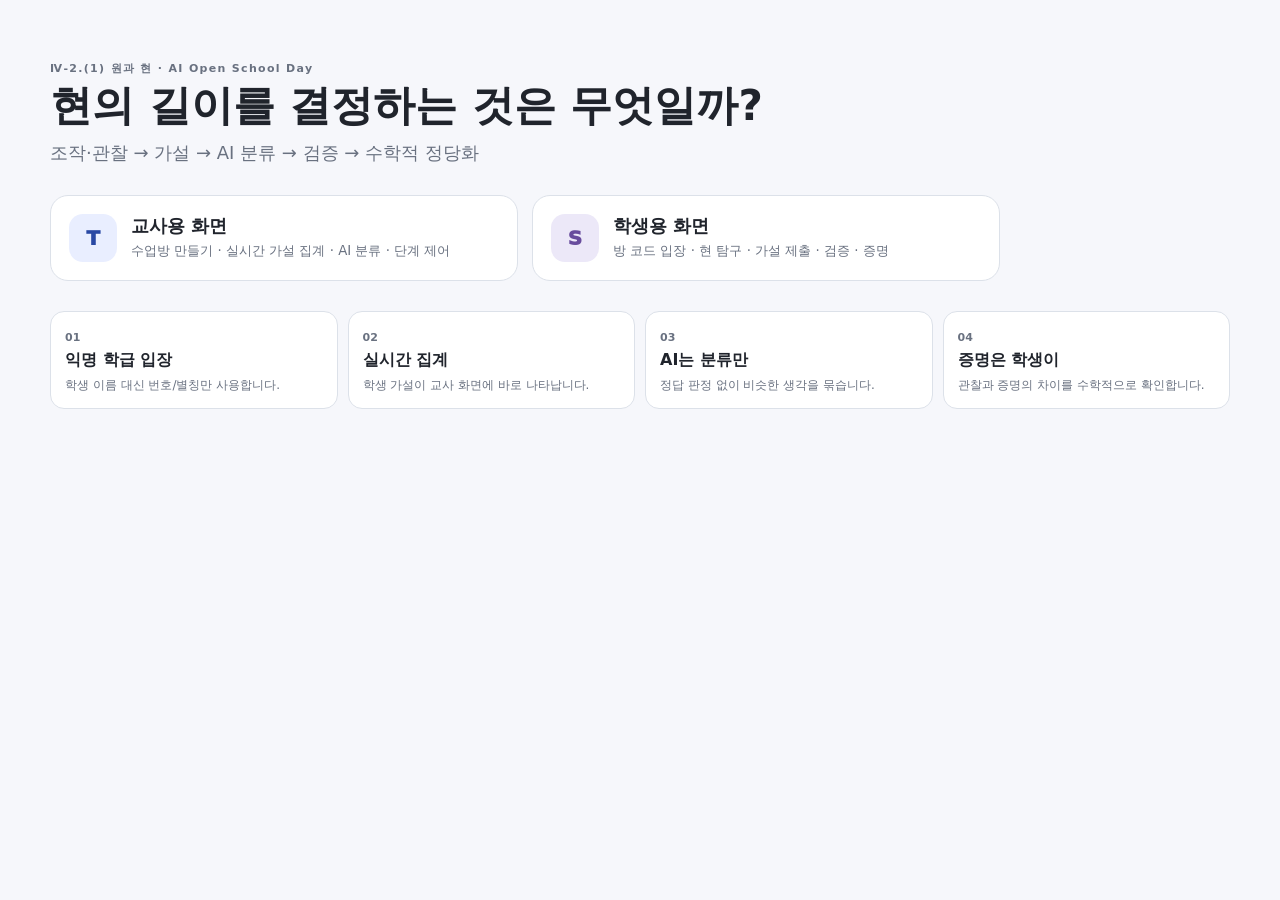
<file: index.html>
<!doctype html>
<html lang="ko">
<head>
  <meta charset="utf-8">
  <meta name="viewport" content="width=device-width, initial-scale=1">
  <meta name="description" content="중학교 3학년 원과 현 실시간 학급 탐구">
  <title>원의 현 탐구 | 실시간 학급 버전</title>
  <link rel="stylesheet" href="./style.css">
</head>
<body>
  <main class="landing-shell">
    <section class="landing-hero">
      <p class="eyebrow">Ⅳ-2.(1) 원과 현 · AI Open School Day</p>
      <h1>현의 길이를 결정하는 것은 무엇일까?</h1>
      <p class="lead">조작·관찰 → 가설 → AI 분류 → 검증 → 수학적 정당화</p>
      <div class="landing-actions">
        <a class="big-role teacher" href="./teacher.html">
          <span class="role-icon">T</span>
          <span><b>교사용 화면</b><small>수업방 만들기 · 실시간 가설 집계 · AI 분류 · 단계 제어</small></span>
        </a>
        <a class="big-role student" href="./student.html">
          <span class="role-icon">S</span>
          <span><b>학생용 화면</b><small>방 코드 입장 · 현 탐구 · 가설 제출 · 검증 · 증명</small></span>
        </a>
      </div>
    </section>

    <section class="landing-info">
      <article>
        <span>01</span>
        <b>익명 학급 입장</b>
        <p>학생 이름 대신 번호/별칭만 사용합니다.</p>
      </article>
      <article>
        <span>02</span>
        <b>실시간 집계</b>
        <p>학생 가설이 교사 화면에 바로 나타납니다.</p>
      </article>
      <article>
        <span>03</span>
        <b>AI는 분류만</b>
        <p>정답 판정 없이 비슷한 생각을 묶습니다.</p>
      </article>
      <article>
        <span>04</span>
        <b>증명은 학생이</b>
        <p>관찰과 증명의 차이를 수학적으로 확인합니다.</p>
      </article>
    </section>
  </main>
</body>
</html>
</file>
<file: style.css>
*{box-sizing:border-box}
:root{
  --bg:#f6f7fb;--card:#fff;--panel:#f1f3f7;--text:#20242c;--muted:#697180;
  --border:#dce1e9;--accent:#315bd6;--accent-soft:#e9eeff;--a:#2479bd;--b:#8859b5;
  --tok:#6452a2;--tok-soft:#f0edfa;--success:#1f7a4d;--success-soft:#e9f7ef;
  --warn:#8d6200;--warn-soft:#fff5d9;--danger:#a63d47;--danger-soft:#fdebed;
  font-family:Pretendard,"Noto Sans KR","Apple SD Gothic Neo",system-ui,sans-serif
}
html{background:var(--bg)}body{margin:0;background:var(--bg);color:var(--text)}
button,input,textarea,select{font:inherit}button,a{touch-action:manipulation}
a{color:inherit}.hidden{display:none!important}
.app-shell,.landing-shell{width:min(1180px,calc(100% - 28px));margin:auto;padding:24px 0 42px}
.topbar{display:flex;align-items:flex-start;justify-content:space-between;gap:20px;margin-bottom:18px}
.topbar.compact h1{font-size:clamp(23px,3.5vw,34px)}
h1{font-size:clamp(27px,4vw,42px);line-height:1.18;margin:0}h2{font-size:20px;margin:0}h3{margin:0}
.eyebrow,.section-kicker{font-size:11px;font-weight:900;letter-spacing:.12em;color:var(--muted);margin:5px 0}
.back-link{font-size:13px;color:var(--muted);text-decoration:none}
.badge,.mini-code{display:inline-flex;align-items:center;border:1px solid var(--border);border-radius:999px;padding:8px 11px;font-size:12px;font-weight:800;background:#fff}
.badge.success{color:var(--success);background:var(--success-soft)}.badge.warn{color:var(--warn);background:var(--warn-soft)}
.badge.neutral{color:var(--muted)}
.notice{border-radius:14px;padding:13px 15px;margin-bottom:16px;display:flex;gap:8px;flex-wrap:wrap}
.notice.warning{background:var(--warn-soft);color:var(--warn)}
.teacher-grid{display:grid;grid-template-columns:minmax(260px,.34fr) minmax(0,.66fr);gap:16px}
.side-stack{display:grid;gap:16px;align-content:start}.card{background:var(--card);border:1px solid var(--border);border-radius:18px;padding:18px}
.section-title-row{display:flex;align-items:flex-start;justify-content:space-between;gap:12px}
.field{display:block;margin-top:12px}.field span,.controls label span{display:block;font-size:13px;font-weight:700;margin-bottom:6px}
input[type=text],textarea,select{width:100%;border:1px solid var(--border);border-radius:11px;background:#fff;color:var(--text);padding:11px 12px;min-height:44px}
textarea{resize:vertical;line-height:1.55}.btn{border:1px solid var(--border);border-radius:11px;background:#fff;color:var(--text);padding:10px 14px;min-height:44px;text-decoration:none;display:inline-flex;align-items:center;justify-content:center;cursor:pointer;font-weight:750}
.btn.primary{background:var(--accent);border-color:var(--accent);color:#fff}.btn.ai{background:#252c3a;color:#fff;border-color:#252c3a}.btn.danger{background:var(--danger-soft);color:var(--danger);border-color:#f5cbd0}
.btn.evaluation{background:#24385f;color:#fff;border-color:#24385f}.btn.ghost{background:#fff}.btn.wide{width:100%}
.btn:disabled,.disabled-link{opacity:.48;cursor:not-allowed;pointer-events:none}
.button-row{display:flex;flex-wrap:wrap;gap:8px}.divider{height:1px;background:var(--border);margin:16px 0}
.room-code-label{text-align:center;color:var(--muted);font-size:12px;font-weight:800}.room-code{text-align:center;font-size:42px;font-weight:950;letter-spacing:.12em;margin:7px 0 12px}
.qr-box{display:grid;place-items:center;margin:8px auto 14px;min-height:166px}.qr-box img,.qr-box canvas{max-width:166px;height:auto}
.stats{display:flex;gap:8px}.stats div{background:var(--panel);border-radius:11px;padding:8px 13px;text-align:center}.stats span{display:block;color:var(--muted);font-size:11px}.stats b{font-size:22px}
.subheading{margin:18px 0 8px;font-size:14px}.phase-controls{display:grid;grid-template-columns:repeat(4,1fr);gap:7px}
.phase-btn{border:1px solid var(--border);border-radius:11px;background:#fff;min-height:48px;padding:8px;font-weight:800;cursor:pointer}
.phase-btn.is-active{background:var(--accent-soft);color:#2948a4;border-color:#8197e7}
.helper{font-size:13px;line-height:1.65;color:var(--muted);margin:8px 0 12px}
.live-grid{display:grid;grid-template-columns:repeat(2,minmax(0,1fr));gap:9px;margin-top:12px}.hyp-card{border:1px solid var(--border);border-radius:13px;padding:12px;background:#fff}.hyp-card .meta{color:var(--muted);font-size:11px;margin-bottom:5px}.hyp-card p{margin:0;line-height:1.5}
.empty-state{grid-column:1/-1;text-align:center;color:var(--muted);padding:28px;background:var(--panel);border-radius:13px}
.status{margin-top:10px;padding:11px 12px;border-radius:11px;background:var(--panel);font-size:13px}.status.success{background:var(--success-soft);color:var(--success)}.status.warn{background:var(--warn-soft);color:var(--warn)}
.cluster-output{background:var(--panel);border-radius:14px;padding:14px;margin-top:12px}.cluster-group{border-left:4px solid #c07b28;padding:2px 0 2px 12px;margin:13px 0}.cluster-group h4{margin:0 0 6px}.cluster-group ul{margin:0;padding-left:19px}.cluster-group li{margin:5px 0;line-height:1.5}.cluster-count{font-size:11px;color:var(--muted);font-weight:700}
.tok-card{background:var(--tok-soft);border-left:5px solid var(--tok);border-radius:14px;padding:14px 16px}.tok-card.nested{margin-top:16px}.tok-tag{font-size:11px;font-weight:900;letter-spacing:.11em;color:var(--tok);margin-bottom:5px}.tok-card p{margin:0;line-height:1.65}
.toast{position:fixed;left:50%;bottom:24px;transform:translateX(-50%);background:#222a38;color:#fff;border-radius:12px;padding:11px 15px;font-size:13px;z-index:50;max-width:min(480px,calc(100% - 28px))}
.class-banner{display:flex;align-items:center;justify-content:space-between;gap:12px;background:#20293b;color:#fff;border-radius:16px;padding:12px 15px;margin-bottom:16px;font-size:13px}.class-banner>div{display:flex;gap:8px;align-items:center;flex-wrap:wrap}.class-banner .mini-code{background:rgba(255,255,255,.12);border-color:rgba(255,255,255,.2);color:#fff;padding:5px 9px}
.join-card{width:min(640px,100%);margin:34px auto;background:#fff;border:1px solid var(--border);border-radius:20px;padding:22px}.join-fields{display:grid;grid-template-columns:1fr 1fr;gap:12px}.privacy-note{font-size:12px;color:var(--muted);text-align:center;margin:10px 0 0}
.two-col{display:grid;grid-template-columns:minmax(0,1.2fr) minmax(290px,.8fr);gap:16px}.hypothesis-layout{grid-template-columns:minmax(300px,.82fr) minmax(0,1.18fr)}.prove-layout{grid-template-columns:minmax(290px,.82fr) minmax(0,1.18fr)}
.svg-wrap{background:linear-gradient(180deg,#fcfdff,#f6f8fb);border:1px solid var(--border);border-radius:16px;margin:12px 0 16px;overflow:hidden}svg{display:block;width:100%;height:auto;touch-action:none}
.circle-outline{fill:none;stroke:#bbc3cf;stroke-width:3}.center-dot{fill:var(--text)}.svg-label{font-size:16px;font-weight:800;fill:var(--text)}.svg-note{font-size:14px;fill:var(--muted)}.svg-note.strong{font-weight:800;fill:var(--text)}
.chord{stroke-width:8;stroke-linecap:round;cursor:grab;outline:none}.chord:active{cursor:grabbing}.chord-a{stroke:var(--a)}.chord-b{stroke:var(--b)}.chord-a-fill{fill:var(--a)}.chord-b-fill{fill:var(--b)}.drag-handle{stroke:#fff;stroke-width:4;cursor:grab}.perp-line{stroke:#758196;stroke-width:2;stroke-dasharray:6 5}.perp-line.a{stroke:var(--a)}.perp-line.b{stroke:var(--b)}
.controls{display:grid;gap:12px}.controls.two{grid-template-columns:1fr 1fr}input[type=range]{width:100%;accent-color:var(--accent)}
fieldset{border:1px solid var(--border);border-radius:13px;padding:11px;min-width:0}legend{padding:0 6px;font-weight:800}
.metrics{display:grid;gap:8px;margin-top:12px}.metrics.three{grid-template-columns:repeat(3,1fr)}.metrics.two{grid-template-columns:repeat(2,1fr)}.metric{background:var(--panel);padding:11px;border-radius:12px}.metric span{display:block;color:var(--muted);font-size:11px}.metric strong{display:block;margin-top:3px;font-size:19px;line-height:1.35}.metric.a{border-top:4px solid var(--a)}.metric.b{border-top:4px solid var(--b)}
.table-wrap{overflow-x:auto}table{width:100%;border-collapse:collapse;font-size:13px}th,td{padding:9px;border-bottom:1px solid var(--border);text-align:center}th{color:var(--muted);font-size:11px}
.relationship{margin-top:11px;border:1px solid var(--border);border-radius:11px;padding:11px;line-height:1.55;font-size:13px}.mission-buttons{display:grid;gap:8px;margin-top:12px}.mission-msg{margin-bottom:0}
.fact-box{background:var(--panel);border-radius:12px;padding:13px;font-size:13px;line-height:1.7;margin-top:12px}.fact-box ol{margin:7px 0 0;padding-left:20px}
.proof-step{display:grid;grid-template-columns:34px 1fr;gap:9px;border:1px solid var(--border);border-radius:13px;padding:12px;margin-top:11px}.proof-step p{margin:0 0 9px;line-height:1.55}.step-no{width:29px;height:29px;border-radius:50%;display:grid;place-items:center;background:var(--accent-soft);color:#2948a4;font-weight:900}.proof-arrow{text-align:center;color:var(--muted);font-size:18px}
.landing-shell{padding-top:56px}.landing-hero{max-width:950px}.lead{font-size:18px;color:var(--muted);margin:10px 0 30px}.landing-actions{display:grid;grid-template-columns:1fr 1fr;gap:14px}.big-role{text-decoration:none;background:#fff;border:1px solid var(--border);border-radius:18px;padding:18px;display:flex;gap:14px;align-items:center}.big-role:hover{border-color:#aab7dd}.role-icon{flex:0 0 48px;height:48px;border-radius:14px;display:grid;place-items:center;background:var(--accent-soft);font-size:20px;font-weight:950;color:#2948a4}.big-role.student .role-icon{background:#ece8f8;color:#684c9d}.big-role b{display:block;font-size:18px}.big-role small{display:block;color:var(--muted);line-height:1.45;margin-top:3px}.landing-info{display:grid;grid-template-columns:repeat(4,1fr);gap:10px;margin-top:30px}.landing-info article{background:#fff;border:1px solid var(--border);border-radius:14px;padding:14px}.landing-info span{font-size:11px;color:var(--muted);font-weight:900}.landing-info b{display:block;margin:5px 0}.landing-info p{font-size:12px;color:var(--muted);line-height:1.5;margin:0}
@media(max-width:900px){.teacher-grid,.two-col,.hypothesis-layout,.prove-layout{grid-template-columns:1fr}.phase-controls{grid-template-columns:1fr 1fr}.landing-info{grid-template-columns:1fr 1fr}}
@media(max-width:600px){.app-shell,.landing-shell{width:min(100% - 18px,1180px);padding-top:14px}.topbar{flex-direction:column}.join-fields,.landing-actions,.landing-info,.controls.two,.metrics.three,.metrics.two{grid-template-columns:1fr}.live-grid{grid-template-columns:1fr}.section-title-row{flex-direction:column}.class-banner{align-items:flex-start;flex-direction:column}.room-code{font-size:36px}.phase-controls{grid-template-columns:1fr 1fr}}
</file>
